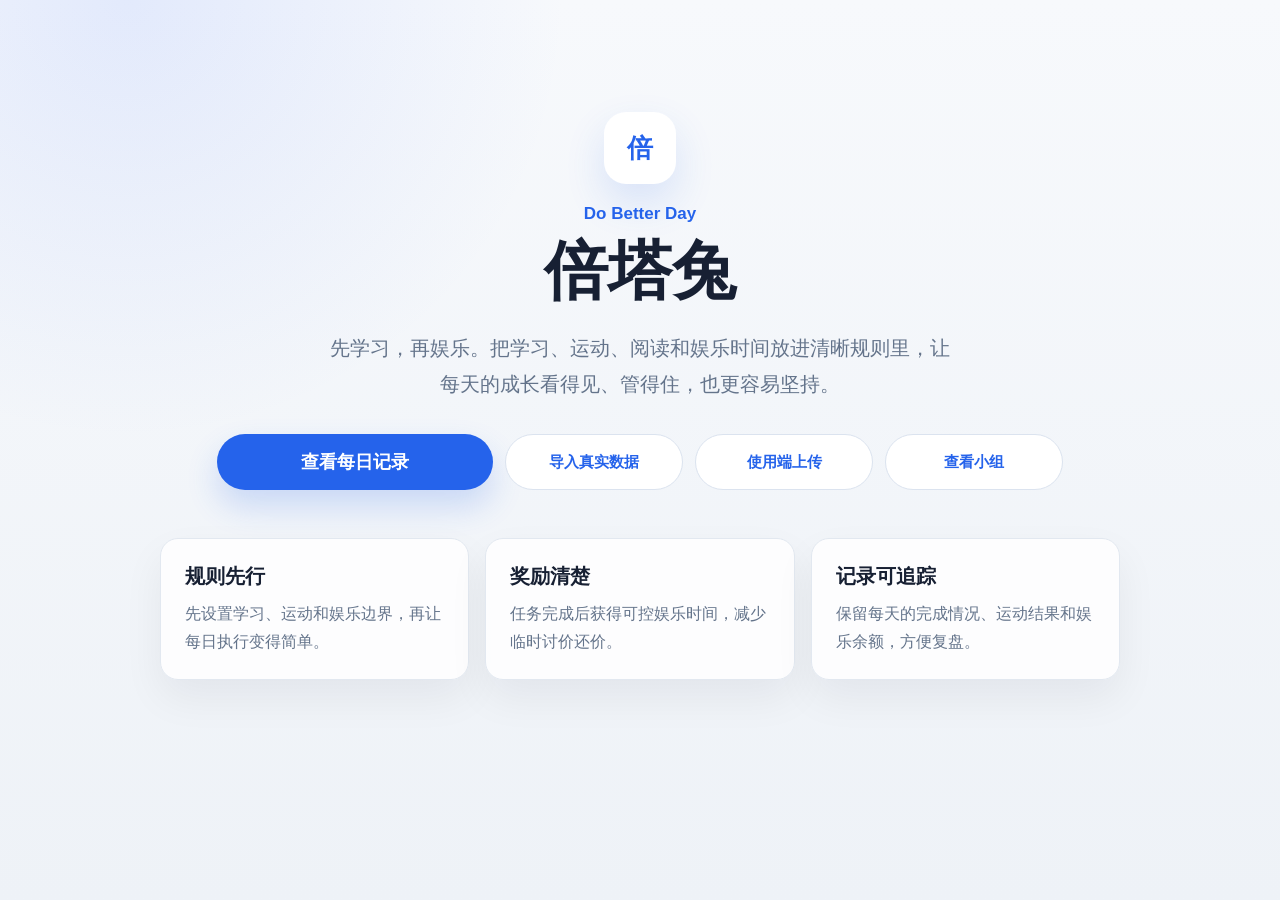
<file: index.html>
<!DOCTYPE html>
<html lang="zh-CN">
<head>
  <meta charset="UTF-8">
  <meta name="viewport" content="width=device-width, initial-scale=1.0">
  <meta name="theme-color" content="#2563eb">
  <title>倍塔兔</title>
  <link rel="manifest" href="manifest.json">
  <link rel="icon" href="icon.svg" type="image/svg+xml">
  <link rel="apple-touch-icon" href="icon.svg">
  <link rel="stylesheet" href="style.css">
</head>
<body>
  <main class="home-page">
    <section class="hero">
      <div class="brand-badge">倍</div>
      <p class="tagline">Do Better Day</p>
      <h1>倍塔兔</h1>
      <p class="hero-text">
        先学习，再娱乐。把学习、运动、阅读和娱乐时间放进清晰规则里，让每天的成长看得见、管得住，也更容易坚持。
      </p>
      <div class="home-actions">
        <a class="primary-button" href="daily.html">查看每日记录</a>
        <a class="secondary-button" href="import.html">导入真实数据</a>
        <a class="secondary-button" href="child.html">使用端上传</a>
        <a class="secondary-button" href="groups.html">查看小组</a>
      </div>
    </section>

    <section class="feature-grid" aria-label="倍塔兔功能">
      <article class="feature-card">
        <h2>规则先行</h2>
        <p>先设置学习、运动和娱乐边界，再让每日执行变得简单。</p>
      </article>
      <article class="feature-card">
        <h2>奖励清楚</h2>
        <p>任务完成后获得可控娱乐时间，减少临时讨价还价。</p>
      </article>
      <article class="feature-card">
        <h2>记录可追踪</h2>
        <p>保留每天的完成情况、运动结果和娱乐余额，方便复盘。</p>
      </article>
    </section>
  </main>
  <script src="pwa.js"></script>
</body>
</html>
</file>
<file: style.css>
body {
  margin: 0;
  font-family: Arial, "Microsoft YaHei", sans-serif;
  color: #172033;
  background:
    radial-gradient(circle at 10% 0%, rgba(79, 124, 255, 0.12), transparent 30%),
    linear-gradient(180deg, #f7f9fc 0%, #eef2f7 100%);
}

a {
  color: inherit;
  text-decoration: none;
}

.home-page {
  min-height: 100vh;
  padding: 48px 20px;
  box-sizing: border-box;
}

.hero {
  max-width: 760px;
  margin: 0 auto;
  padding: 64px 0 48px;
  text-align: center;
}

.brand-badge {
  display: inline-flex;
  align-items: center;
  justify-content: center;
  width: 72px;
  height: 72px;
  margin-bottom: 20px;
  border-radius: 22px;
  background: #ffffff;
  color: #2563eb;
  box-shadow: 0 18px 40px rgba(37, 99, 235, 0.14);
  font-size: 26px;
  font-weight: 900;
}

.brand-badge.small {
  width: 52px;
  height: 52px;
  margin-bottom: 10px;
  border-radius: 16px;
  font-size: 19px;
}

.tagline {
  margin: 0 0 12px;
  color: #2563eb;
  font-size: 17px;
  font-weight: 800;
}

.hero h1 {
  margin: 0;
  font-size: 64px;
  line-height: 1.1;
}

.hero-text {
  max-width: 620px;
  margin: 24px auto 32px;
  color: #64748b;
  font-size: 20px;
  line-height: 1.8;
}

.primary-button,
.back-link,
.save-button,
.ai-button,
.secondary-button {
  display: inline-flex;
  align-items: center;
  justify-content: center;
  border: 0;
  border-radius: 999px;
  color: #ffffff;
  font-weight: 800;
  cursor: pointer;
  transition: transform 0.2s ease, box-shadow 0.2s ease;
}

.primary-button {
  min-width: 220px;
  padding: 16px 28px;
  background: #2563eb;
  font-size: 18px;
  box-shadow: 0 16px 32px rgba(37, 99, 235, 0.2);
}

.home-actions {
  display: flex;
  justify-content: center;
  gap: 12px;
}

.secondary-button {
  min-width: 140px;
  padding: 11px 18px;
  border: 1px solid #dbe3ef;
  background: #ffffff;
  color: #2563eb;
  font-size: 15px;
}

.primary-button:hover,
.back-link:hover,
.child-button:hover,
.save-button:hover,
.ai-button:hover,
.secondary-button:hover {
  transform: translateY(-2px);
}

.feature-grid {
  display: grid;
  grid-template-columns: repeat(3, minmax(0, 1fr));
  gap: 16px;
  max-width: 960px;
  margin: 0 auto;
}

.feature-card {
  padding: 24px;
  border: 1px solid #e2e8f0;
  border-radius: 18px;
  background: rgba(255, 255, 255, 0.86);
  box-shadow: 0 18px 42px rgba(15, 23, 42, 0.06);
}

.feature-card h2 {
  margin: 0 0 10px;
  font-size: 20px;
}

.feature-card p {
  margin: 0;
  color: #64748b;
  line-height: 1.7;
}

.daily-page {
  max-width: 1120px;
  margin: 0 auto;
  padding: 24px 20px 56px;
  box-sizing: border-box;
}

.page-header {
  text-align: center;
  margin-bottom: 20px;
}

.back-link {
  min-width: 144px;
  margin-bottom: 18px;
  padding: 11px 18px;
  background: #172033;
  font-size: 15px;
  box-shadow: 0 12px 26px rgba(15, 23, 42, 0.16);
}

.page-header h1 {
  margin: 0;
  font-size: 46px;
  line-height: 1.15;
}

.page-subtitle {
  margin: 10px 0 0;
  color: #64748b;
  font-size: 18px;
}

.child-switcher,
.add-child-panel,
.save-panel {
  display: flex;
  align-items: center;
  justify-content: center;
  gap: 12px;
  margin-bottom: 14px;
}

.auth-panel {
  display: grid;
  grid-template-columns: 1fr 1.2fr;
  align-items: center;
  gap: 18px;
  margin-bottom: 16px;
  padding: 24px;
  border: 1px solid #dbeafe;
  border-radius: 24px;
  background: rgba(255, 255, 255, 0.94);
  box-shadow: 0 18px 42px rgba(15, 23, 42, 0.07);
}

.auth-copy h2 {
  margin: 0 0 8px;
  font-size: 25px;
}

.auth-copy p {
  margin: 0;
  color: #64748b;
  line-height: 1.7;
}

.auth-form {
  display: grid;
  grid-template-columns: 1fr 1fr auto auto;
  gap: 10px;
}

.auth-input {
  width: 100%;
  box-sizing: border-box;
  padding: 12px 14px;
  border: 1px solid #dbe3ef;
  border-radius: 999px;
  background: #f8fafc;
  color: #172033;
  font: inherit;
  font-weight: 700;
}

.auth-input:focus {
  outline: 2px solid rgba(37, 99, 235, 0.18);
  border-color: #2563eb;
}

.auth-user {
  display: none;
  grid-template-columns: 1fr auto;
  align-items: center;
  gap: 8px 12px;
  justify-self: end;
  padding: 14px 16px;
  border-radius: 18px;
  background: #f8fafc;
}

.auth-user span {
  color: #64748b;
  font-size: 13px;
  font-weight: 900;
}

.auth-user strong {
  color: #172033;
  font-size: 16px;
}

.auth-user button {
  grid-row: span 2;
}

.app-content.locked {
  display: none;
}

.child-button {
  min-width: 116px;
  padding: 11px 18px;
  border: 1px solid #dbe3ef;
  border-radius: 999px;
  background: #ffffff;
  color: #2563eb;
  font-size: 16px;
  font-weight: 800;
  cursor: pointer;
  transition: transform 0.2s ease, background 0.2s ease, color 0.2s ease;
}

.child-button.active {
  background: #2563eb;
  color: #ffffff;
  box-shadow: 0 12px 24px rgba(37, 99, 235, 0.18);
}

.add-child-panel {
  margin-bottom: 14px;
}

.child-name-input {
  width: min(260px, 100%);
  box-sizing: border-box;
  padding: 12px 16px;
  border: 1px solid #dbe3ef;
  border-radius: 999px;
  background: #ffffff;
  color: #172033;
  font: inherit;
  font-weight: 700;
}

.child-name-input:focus {
  outline: 2px solid rgba(37, 99, 235, 0.18);
  border-color: #2563eb;
}

.save-button {
  min-width: 128px;
  padding: 11px 18px;
  background: #10b981;
  font-size: 15px;
  box-shadow: 0 12px 24px rgba(16, 185, 129, 0.18);
}

.save-panel p {
  margin: 0;
  color: #64748b;
  font-size: 14px;
  font-weight: 700;
}

.remote-sync-panel {
  display: grid;
  grid-template-columns: 1.2fr auto auto;
  align-items: center;
  gap: 16px;
  margin-bottom: 16px;
  padding: 18px;
  border: 1px solid #dbeafe;
  border-radius: 24px;
  background: linear-gradient(135deg, rgba(239, 246, 255, 0.96), rgba(240, 253, 244, 0.94));
  box-shadow: 0 18px 38px rgba(37, 99, 235, 0.08);
}

.remote-sync-panel h2,
.remote-sync-panel p {
  margin: 0;
}

.remote-sync-panel p {
  margin-top: 6px;
  color: #64748b;
  font-size: 14px;
  line-height: 1.5;
}

.remote-sync-actions {
  display: flex;
  flex-wrap: wrap;
  gap: 10px;
  justify-content: flex-end;
}

.pairing-code-box {
  min-width: 150px;
  padding: 14px 16px;
  border: 1px solid #bfdbfe;
  border-radius: 18px;
  background: #ffffff;
  text-align: center;
}

.pairing-code-box span,
.pairing-code-box em {
  display: block;
  color: #64748b;
  font-size: 12px;
  font-style: normal;
}

.pairing-code-box strong {
  display: block;
  margin: 4px 0;
  color: #1d4ed8;
  font-size: 28px;
  letter-spacing: 0.16em;
}

.remote-settings-panel {
  display: grid;
  gap: 14px;
  margin-bottom: 16px;
  padding: 18px;
  border: 1px solid #dcfce7;
  border-radius: 24px;
  background: rgba(255, 255, 255, 0.94);
  box-shadow: 0 18px 38px rgba(22, 163, 74, 0.08);
}

.remote-settings-panel h2,
.remote-settings-panel p {
  margin: 0;
}

.remote-settings-panel p {
  color: #64748b;
  font-size: 14px;
  line-height: 1.5;
}

.remote-settings-grid {
  display: grid;
  grid-template-columns: repeat(4, minmax(0, 1fr));
  gap: 10px;
}

.remote-settings-grid label {
  display: grid;
  gap: 6px;
  color: #475569;
  font-size: 13px;
  font-weight: 900;
}

.word-settings-grid {
  grid-template-columns: repeat(2, minmax(0, 1fr));
}

.remote-word-textarea {
  width: 100%;
  min-height: 86px;
  resize: vertical;
}

.remote-ai-note {
  padding: 10px 12px;
  border-radius: 14px;
  background: #f8fafc;
}

.groups-page {
  width: min(1180px, 100%);
  margin: 0 auto;
  padding: 28px 20px 56px;
}

.groups-content.locked {
  display: none;
}

.groups-grid {
  display: grid;
  grid-template-columns: repeat(2, minmax(0, 1fr));
  gap: 16px;
  margin-bottom: 16px;
}

.group-card {
  display: grid;
  gap: 14px;
  margin-bottom: 16px;
  padding: 18px;
  border: 1px solid #dcfce7;
  border-radius: 24px;
  background: rgba(255, 255, 255, 0.94);
  box-shadow: 0 18px 38px rgba(22, 163, 74, 0.08);
}

.group-card h2,
.group-card p {
  margin: 0;
}

.group-card p {
  color: #64748b;
  font-size: 14px;
  line-height: 1.5;
}

.group-section-header {
  display: flex;
  align-items: start;
  justify-content: space-between;
  gap: 14px;
}

.compact-select {
  max-width: 320px;
}

.check-row {
  display: inline-flex;
  align-items: center;
  gap: 8px;
  color: #334155;
  font-weight: 900;
}

.group-list,
.leaderboard-list {
  display: grid;
  gap: 12px;
}

.group-list-item {
  display: grid;
  grid-template-columns: 1fr auto;
  gap: 14px;
  align-items: center;
  padding: 14px;
  border: 1px solid #e2e8f0;
  border-radius: 18px;
  background: #f8fafc;
  cursor: pointer;
}

.group-list-item.active {
  border-color: #22c55e;
  background: #ecfdf5;
}

.leaderboard-item {
  display: grid;
  grid-template-columns: auto 1fr auto;
  gap: 14px;
  align-items: center;
  padding: 14px;
  border: 1px solid #e2e8f0;
  border-radius: 18px;
  background: #f8fafc;
}

.group-list-item strong,
.leaderboard-item strong {
  display: block;
  color: #172033;
  font-size: 18px;
}

.rank-badge {
  display: grid;
  place-items: center;
  width: 42px;
  height: 42px;
  border-radius: 14px;
  background: #22c55e;
  color: #ffffff;
  font-weight: 1000;
}

.group-code,
.leaderboard-score {
  display: grid;
  gap: 5px;
  justify-items: end;
  color: #64748b;
  font-size: 12px;
  font-weight: 800;
}

.leaderboard-score b {
  color: #16a34a;
  font-size: 28px;
}

.group-code b {
  color: #1d4ed8;
  font-size: 20px;
  letter-spacing: 0.12em;
}

.group-type {
  display: inline-flex;
  width: fit-content;
  margin-bottom: 6px;
  padding: 5px 9px;
  border-radius: 999px;
  background: #dbeafe;
  color: #1d4ed8;
  font-size: 12px;
  font-weight: 900;
}

.empty-list {
  padding: 14px;
  border-radius: 16px;
  background: #f8fafc;
}

#remote-settings-status {
  margin: 0;
  color: #64748b;
  font-size: 14px;
  font-weight: 800;
}

.reminder-panel {
  display: grid;
  grid-template-columns: 1fr auto auto;
  align-items: center;
  gap: 12px;
  margin-bottom: 16px;
  padding: 18px 20px;
  border: 1px solid #dbeafe;
  border-radius: 22px;
  background: rgba(255, 255, 255, 0.92);
  box-shadow: 0 14px 32px rgba(15, 23, 42, 0.06);
}

.reminder-panel strong {
  display: block;
  color: #172033;
  font-size: 18px;
}

.reminder-input {
  padding: 11px 14px;
  border: 1px solid #dbe3ef;
  border-radius: 999px;
  background: #f8fafc;
  color: #172033;
  font: inherit;
  font-weight: 900;
}

.reminder-input:focus {
  outline: 2px solid rgba(37, 99, 235, 0.18);
  border-color: #2563eb;
}

.daily-conclusion-card {
  display: grid;
  grid-template-columns: 64px 1fr 220px;
  align-items: center;
  gap: 20px;
  margin-bottom: 16px;
  padding: 24px;
  border: 1px solid #dbeafe;
  border-radius: 24px;
  background: linear-gradient(135deg, #ffffff 0%, #eef7ff 100%);
  box-shadow: 0 20px 46px rgba(15, 23, 42, 0.08);
}

.conclusion-icon {
  display: flex;
  align-items: center;
  justify-content: center;
  width: 56px;
  height: 56px;
  border-radius: 18px;
  background: #2563eb;
  color: #ffffff;
  font-size: 28px;
  font-weight: 900;
}

.daily-conclusion-card.good .conclusion-icon {
  background: #16a34a;
}

.daily-conclusion-card.notice .conclusion-icon {
  background: #f59e0b;
}

.daily-conclusion-card.warning .conclusion-icon {
  background: #ef4444;
}

.conclusion-copy h2 {
  margin: 0 0 8px;
  font-size: 28px;
}

.conclusion-copy p {
  margin: 0;
  color: #64748b;
  line-height: 1.7;
}

.conclusion-action {
  padding: 16px 18px;
  border-radius: 18px;
  background: rgba(255, 255, 255, 0.76);
}

.conclusion-action span {
  display: block;
  margin-bottom: 6px;
  color: #64748b;
  font-size: 13px;
  font-weight: 900;
}

.conclusion-action strong {
  color: #172033;
  font-size: 19px;
  line-height: 1.4;
}

.import-panel {
  display: grid;
  grid-template-columns: 1.15fr 0.85fr;
  gap: 16px;
}

.import-card {
  padding: 28px;
  border: 1px solid #e2e8f0;
  border-radius: 22px;
  background: rgba(255, 255, 255, 0.92);
  box-shadow: 0 18px 42px rgba(15, 23, 42, 0.07);
}

.import-card h2 {
  margin: 0 0 10px;
  font-size: 28px;
}

.import-card p {
  margin: 0 0 18px;
  color: #64748b;
  line-height: 1.7;
}

.field-label {
  display: block;
  margin: 18px 0 8px;
  color: #172033;
  font-size: 15px;
  font-weight: 800;
}

.text-input,
.csv-input {
  width: 100%;
  box-sizing: border-box;
  border: 1px solid #dbe3ef;
  border-radius: 16px;
  background: #f8fafc;
  color: #172033;
  font: inherit;
}

.text-input {
  padding: 13px 14px;
}

.file-input {
  width: 100%;
  color: #475569;
  font: inherit;
}

.csv-input {
  min-height: 210px;
  padding: 16px;
  line-height: 1.7;
  resize: vertical;
}

.import-actions {
  display: flex;
  flex-wrap: wrap;
  gap: 12px;
  margin-top: 18px;
}

.preview-list {
  display: grid;
  gap: 12px;
  margin-top: 18px;
}

.preview-list div {
  padding: 14px 16px;
  border-radius: 16px;
  background: #f8fafc;
}

.preview-list span {
  display: block;
  margin-bottom: 6px;
  color: #64748b;
  font-size: 13px;
  font-weight: 800;
}

.preview-list strong {
  color: #172033;
  line-height: 1.6;
}

.overview-panel {
  display: grid;
  grid-template-columns: 1.2fr 1fr;
  gap: 16px;
  margin-bottom: 16px;
}

.score-card,
.trend-card,
.report-summary div,
.report-card,
.ai-comment-box {
  border: 1px solid #e2e8f0;
  border-radius: 22px;
  background: rgba(255, 255, 255, 0.92);
  box-shadow: 0 18px 42px rgba(15, 23, 42, 0.07);
}

.score-card {
  display: flex;
  align-items: center;
  gap: 26px;
  padding: 24px;
}

.score-ring {
  display: flex;
  align-items: center;
  justify-content: center;
  flex-direction: column;
  width: 142px;
  height: 142px;
  border-radius: 50%;
  background:
    radial-gradient(circle at center, #ffffff 58%, transparent 60%),
    conic-gradient(#22c55e 0 var(--score-percent, 0%), #e2e8f0 var(--score-percent, 0%) 100%);
}

.score-ring strong {
  font-size: 32px;
  line-height: 1;
}

.score-ring span {
  margin-top: 8px;
  color: #64748b;
  font-size: 13px;
  font-weight: 800;
}

.score-copy h2,
.trend-card h2 {
  margin: 0 0 10px;
  font-size: 30px;
}

.score-copy p {
  max-width: 420px;
  margin: 0;
  color: #64748b;
  line-height: 1.7;
}

.trend-card {
  padding: 24px;
}

.trend-list {
  display: grid;
  gap: 12px;
  margin-top: 18px;
}

.trend-list div {
  display: flex;
  align-items: center;
  justify-content: space-between;
  padding: 14px 16px;
  border-radius: 16px;
  background: #f8fafc;
}

.trend-list span {
  color: #475569;
  font-weight: 800;
}

.trend-list strong {
  font-size: 22px;
}

.trend-up {
  color: #16a34a;
}

.trend-down {
  color: #2563eb;
}

.weekly-panel {
  display: grid;
  grid-template-columns: 1.4fr 0.8fr;
  gap: 16px;
  margin-bottom: 16px;
}

.weekly-chart-card,
.weekly-summary-card {
  padding: 28px;
  border: 1px solid #e2e8f0;
  border-radius: 22px;
  background: rgba(255, 255, 255, 0.92);
  box-shadow: 0 18px 42px rgba(15, 23, 42, 0.07);
}

.weekly-chart-card h2,
.weekly-summary-card h2 {
  margin: 0 0 16px;
  font-size: 26px;
}

.weekly-chart {
  display: grid;
  grid-template-columns: repeat(7, minmax(0, 1fr));
  align-items: end;
  gap: 12px;
  min-height: 220px;
}

.weekly-bar {
  display: grid;
  grid-template-rows: auto 1fr auto;
  gap: 8px;
  height: 210px;
  text-align: center;
}

.weekly-bar strong {
  color: #172033;
  font-size: 15px;
}

.bar-track {
  position: relative;
  display: flex;
  align-items: end;
  justify-content: center;
  border-radius: 999px;
  background: #eef2f7;
  overflow: hidden;
}

.bar-fill {
  display: block;
  width: 100%;
  border-radius: 999px;
  background: linear-gradient(180deg, #22c55e 0%, #2563eb 100%);
}

.weekly-bar em {
  color: #64748b;
  font-size: 13px;
  font-style: normal;
  font-weight: 800;
}

.weekly-summary-card p {
  margin: 0;
  color: #64748b;
  line-height: 1.8;
}

.weekly-stats-card {
  margin-bottom: 16px;
  padding: 28px;
  border: 1px solid #e2e8f0;
  border-radius: 22px;
  background: rgba(255, 255, 255, 0.92);
  box-shadow: 0 18px 42px rgba(15, 23, 42, 0.07);
}

.weekly-stats-card h2 {
  margin: 0 0 18px;
  font-size: 26px;
}

.weekly-stats-grid {
  display: grid;
  grid-template-columns: repeat(3, minmax(0, 1fr));
  gap: 12px;
}

.weekly-stat-item {
  padding: 18px;
  border-radius: 18px;
  background: linear-gradient(135deg, #f8fafc 0%, #eef4ff 100%);
}

.weekly-stat-item span {
  display: block;
  margin-bottom: 8px;
  color: #64748b;
  font-size: 13px;
  font-weight: 900;
}

.weekly-stat-item strong {
  color: #172033;
  font-size: 22px;
}

.usage-breakdown-card {
  display: grid;
  grid-template-columns: 0.8fr 1.2fr;
  gap: 26px;
  align-items: center;
  margin-bottom: 16px;
  padding: 28px;
  border: 1px solid #e2e8f0;
  border-radius: 22px;
  background: rgba(255, 255, 255, 0.92);
  box-shadow: 0 18px 42px rgba(15, 23, 42, 0.07);
}

.usage-chart {
  display: flex;
  justify-content: center;
}

.usage-donut {
  display: flex;
  align-items: center;
  justify-content: center;
  flex-direction: column;
  width: 180px;
  height: 180px;
  border-radius: 50%;
  background:
    radial-gradient(circle at center, #ffffff 57%, transparent 59%),
    conic-gradient(
      #2563eb 0 var(--learning-percent, 0%),
      #f97316 var(--learning-percent, 0%) var(--entertainment-percent, 0%),
      #22c55e var(--entertainment-percent, 0%) 100%
    );
}

.usage-donut strong {
  font-size: 26px;
}

.usage-donut span {
  margin-top: 8px;
  color: #64748b;
  font-size: 13px;
  font-weight: 800;
}

.usage-copy h2 {
  margin: 0 0 18px;
  font-size: 28px;
}

.usage-list {
  display: grid;
  gap: 16px;
}

.usage-list div {
  display: grid;
  grid-template-columns: 70px 56px 1fr;
  align-items: center;
  gap: 12px;
}

.usage-list span,
.usage-list strong {
  font-weight: 900;
}

.usage-list strong {
  text-align: right;
}

.usage-list em {
  display: block;
  height: 12px;
  border-radius: 999px;
  background: #eef2f7;
  overflow: hidden;
}

.usage-list i {
  display: block;
  height: 100%;
  border-radius: 999px;
}

#learning-bar {
  background: #2563eb;
}

#entertainment-bar {
  background: #f97316;
}

#reading-bar {
  background: #22c55e;
}

.risk-card {
  margin-bottom: 16px;
  padding: 28px;
  border: 1px solid #e2e8f0;
  border-radius: 22px;
  background: rgba(255, 255, 255, 0.92);
  box-shadow: 0 18px 42px rgba(15, 23, 42, 0.07);
}

.risk-card h2 {
  margin: 0 0 16px;
  font-size: 26px;
}

.risk-list {
  display: grid;
  grid-template-columns: repeat(2, minmax(0, 1fr));
  gap: 12px;
}

.risk-item {
  padding: 16px;
  border-radius: 18px;
  border: 1px solid #e2e8f0;
  background: #f8fafc;
}

.risk-item strong {
  display: block;
  margin-bottom: 8px;
  color: #172033;
  font-size: 17px;
}

.risk-item p {
  margin: 0;
  color: #64748b;
  line-height: 1.7;
}

.risk-item.good {
  border-color: #bbf7d0;
  background: #f0fdf4;
}

.risk-item.medium {
  border-color: #fed7aa;
  background: #fff7ed;
}

.risk-item.high {
  border-color: #fecaca;
  background: #fff1f2;
}

.report-summary {
  display: grid;
  grid-template-columns: repeat(3, minmax(0, 1fr));
  gap: 16px;
  margin-bottom: 16px;
}

.report-summary div {
  padding: 18px 20px;
}

.label {
  display: block;
  margin-bottom: 8px;
  color: #2563eb;
  font-size: 14px;
  font-weight: 900;
  letter-spacing: 0.04em;
}

.report-summary strong {
  font-size: 24px;
}

.report-grid {
  display: grid;
  grid-template-columns: repeat(2, minmax(0, 1fr));
  gap: 16px;
  margin-bottom: 16px;
}

.report-card,
.ai-comment-box {
  padding: 24px;
}

.report-card h2,
.ai-comment-box h2 {
  margin: 0 0 10px;
  font-size: 26px;
}

.report-card p,
.ai-comment-box p {
  margin: 0;
  color: #64748b;
  line-height: 1.8;
}

.app-list {
  display: grid;
  gap: 10px;
  margin: 14px 0 0;
  padding: 0;
  list-style: none;
}

.app-list li {
  padding: 11px 14px;
  border-radius: 999px;
  background: #f1f5f9;
  color: #172033;
  font-size: 16px;
  font-weight: 800;
}

.app-detail-card {
  margin-bottom: 16px;
  padding: 26px;
  border: 1px solid #e2e8f0;
  border-radius: 22px;
  background: rgba(255, 255, 255, 0.92);
  box-shadow: 0 18px 42px rgba(15, 23, 42, 0.07);
}

.app-detail-card h2 {
  margin: 0 0 18px;
  font-size: 26px;
}

.app-detail-list {
  display: grid;
  gap: 12px;
}

.app-detail-item {
  display: flex;
  align-items: center;
  justify-content: space-between;
  gap: 16px;
  padding: 16px 18px;
  border: 1px solid #e2e8f0;
  border-radius: 18px;
  background: linear-gradient(135deg, #ffffff 0%, #f8fafc 100%);
}

.app-detail-item strong {
  display: block;
  margin-bottom: 5px;
  color: #172033;
  font-size: 18px;
}

.app-detail-item .app-category,
.app-detail-item .app-time {
  display: inline-flex;
  margin-right: 8px;
  padding: 4px 10px;
  border-radius: 999px;
  background: #eef4ff;
  color: #2563eb;
  font-size: 13px;
  font-weight: 900;
}

.app-detail-item .app-time {
  background: #f1f5f9;
  color: #475569;
}

.app-detail-item em {
  flex: 0 0 auto;
  color: #172033;
  font-size: 20px;
  font-style: normal;
  font-weight: 900;
}

.app-pie-card {
  display: grid;
  grid-template-columns: 260px 1fr;
  align-items: center;
  gap: 28px;
  margin-bottom: 16px;
  padding: 28px;
  border: 1px solid #dbeafe;
  border-radius: 22px;
  background: rgba(255, 255, 255, 0.94);
  box-shadow: 0 18px 42px rgba(15, 23, 42, 0.07);
}

.app-pie-chart {
  display: flex;
  align-items: center;
  justify-content: center;
  flex-direction: column;
  width: 220px;
  height: 220px;
  justify-self: center;
  border-radius: 50%;
  background:
    radial-gradient(circle at center, #ffffff 56%, transparent 58%),
    conic-gradient(#2563eb 0 58%, #22c55e 58% 87%, #f97316 87% 100%);
}

.app-pie-chart strong {
  color: #172033;
  font-size: 25px;
  line-height: 1;
}

.app-pie-chart span {
  margin-top: 8px;
  color: #64748b;
  font-size: 13px;
  font-weight: 900;
}

.app-pie-copy h2 {
  margin: 0 0 18px;
  font-size: 26px;
}

.app-pie-legend {
  display: grid;
  gap: 12px;
}

.app-pie-legend-item {
  display: grid;
  grid-template-columns: 14px 1fr auto;
  align-items: center;
  gap: 12px;
  padding: 13px 14px;
  border-radius: 16px;
  background: #f8fafc;
}

.app-pie-legend-item span {
  width: 14px;
  height: 14px;
  border-radius: 50%;
}

.app-pie-legend-item strong {
  color: #172033;
  font-size: 16px;
}

.app-pie-legend-item em {
  color: #475569;
  font-style: normal;
  font-weight: 900;
}

.app-timeline-card {
  margin-bottom: 16px;
  padding: 26px;
  border: 1px solid #dbeafe;
  border-radius: 22px;
  background: linear-gradient(135deg, #ffffff 0%, #f6f9ff 100%);
  box-shadow: 0 18px 42px rgba(15, 23, 42, 0.07);
}

.app-timeline-card h2 {
  margin: 0 0 18px;
  font-size: 26px;
}

.timeline-axis {
  display: grid;
  grid-template-columns: repeat(4, 1fr);
  margin: 0 92px 10px 180px;
  color: #94a3b8;
  font-size: 12px;
  font-weight: 900;
}

.timeline-axis span:last-child {
  text-align: right;
}

.app-timeline-list {
  display: grid;
  gap: 14px;
}

.timeline-item {
  display: grid;
  grid-template-columns: 160px 1fr 72px;
  align-items: center;
  gap: 18px;
}

.timeline-name strong {
  display: block;
  color: #172033;
  font-size: 16px;
}

.timeline-name span {
  display: block;
  margin-top: 4px;
  color: #64748b;
  font-size: 13px;
  font-weight: 800;
}

.timeline-track {
  position: relative;
  height: 18px;
  border-radius: 999px;
  background:
    linear-gradient(90deg, transparent 0 24%, rgba(148, 163, 184, 0.25) 24% 25%, transparent 25% 49%, rgba(148, 163, 184, 0.25) 49% 50%, transparent 50% 74%, rgba(148, 163, 184, 0.25) 74% 75%, transparent 75% 100%),
    #eef2f7;
  overflow: hidden;
}

.timeline-track i {
  position: absolute;
  top: 0;
  bottom: 0;
  display: block;
  border-radius: 999px;
  background: linear-gradient(90deg, #22c55e 0%, #2563eb 100%);
  box-shadow: 0 8px 18px rgba(37, 99, 235, 0.22);
}

.timeline-item em {
  color: #172033;
  font-style: normal;
  font-weight: 900;
  text-align: right;
}

.ai-comment-box {
  border-color: #c7d2fe;
  background: linear-gradient(135deg, #ffffff 0%, #eef4ff 100%);
}

.ai-button {
  margin-top: 20px;
  padding: 12px 20px;
  background: #7c3aed;
  font-size: 16px;
  box-shadow: 0 12px 24px rgba(124, 58, 237, 0.18);
}

.ai-status {
  margin-top: 12px;
  color: #64748b;
  font-size: 14px;
  font-weight: 700;
}

.child-app-page {
  max-width: 720px;
  margin: 0 auto;
  padding: 24px 18px 116px;
  box-sizing: border-box;
}

.child-hero {
  margin-bottom: 18px;
  text-align: center;
}

.child-hero h1 {
  margin: 0;
  font-size: 38px;
  line-height: 1.16;
}

.child-hero p {
  margin: 12px auto 0;
  max-width: 560px;
  color: #64748b;
  font-size: 17px;
  line-height: 1.7;
}

.child-auth-card,
.child-upload-card,
.child-preview-card {
  margin-bottom: 16px;
  padding: 24px;
  border: 1px solid #dbeafe;
  border-radius: 24px;
  background: rgba(255, 255, 255, 0.94);
  box-shadow: 0 18px 42px rgba(15, 23, 42, 0.07);
}

.child-auth-card h2,
.child-upload-card h2,
.child-preview-card h2 {
  margin: 6px 0 10px;
  font-size: 25px;
}

.child-auth-card p,
.child-preview-card p {
  margin: 0;
  color: #64748b;
  line-height: 1.7;
}

.child-auth-form {
  display: grid;
  grid-template-columns: 1fr 1fr auto;
  gap: 10px;
  margin-top: 16px;
}

.child-auth-user {
  display: none;
  grid-template-columns: 1fr auto;
  align-items: center;
  gap: 8px 12px;
  margin-top: 16px;
  padding: 14px 16px;
  border-radius: 18px;
  background: #f8fafc;
}

.child-auth-user span {
  color: #64748b;
  font-size: 13px;
  font-weight: 900;
}

.child-auth-user button {
  grid-row: span 2;
}

.child-upload-card.locked {
  opacity: 0.52;
  pointer-events: none;
}

.child-section-heading {
  margin-bottom: 16px;
}

.mobile-app-list {
  display: grid;
  gap: 12px;
  margin-top: 12px;
}

.child-helper-text {
  margin: 8px 0 16px;
  color: #64748b;
  font-size: 13px;
  font-weight: 800;
}

.mobile-app-row {
  display: grid;
  grid-template-columns: 1.4fr 0.7fr 0.9fr;
  gap: 10px;
  padding: 12px;
  border: 1px solid #e2e8f0;
  border-radius: 20px;
  background: #f8fafc;
}

.child-actions {
  display: flex;
  gap: 12px;
  margin-top: 18px;
}

.child-success-card {
  display: none;
  margin-bottom: 16px;
  padding: 24px;
  border: 1px solid #bbf7d0;
  border-radius: 24px;
  background: linear-gradient(135deg, #ffffff 0%, #ecfdf5 100%);
  box-shadow: 0 18px 42px rgba(34, 197, 94, 0.12);
}

.child-success-card.visible {
  display: block;
}

.child-success-card h2 {
  margin: 6px 0 16px;
  font-size: 27px;
}

.child-success-grid {
  display: grid;
  grid-template-columns: repeat(3, 1fr);
  gap: 12px;
  margin-bottom: 18px;
}

.child-success-grid div {
  padding: 14px;
  border-radius: 18px;
  background: rgba(255, 255, 255, 0.78);
}

.child-success-grid span {
  display: block;
  margin-bottom: 6px;
  color: #64748b;
  font-size: 13px;
  font-weight: 900;
}

.child-success-grid strong {
  color: #172033;
  font-size: 20px;
}

.mobile-tab-bar {
  position: fixed;
  right: 16px;
  bottom: 16px;
  left: 16px;
  z-index: 20;
  display: none;
  grid-template-columns: repeat(3, 1fr);
  gap: 8px;
  max-width: 680px;
  margin: 0 auto;
  padding: 10px;
  border: 1px solid rgba(219, 234, 254, 0.92);
  border-radius: 24px;
  background: rgba(255, 255, 255, 0.94);
  box-shadow: 0 18px 42px rgba(15, 23, 42, 0.16);
  backdrop-filter: blur(16px);
}

.mobile-tab-bar a {
  display: grid;
  gap: 3px;
  justify-items: center;
  padding: 10px 8px;
  border-radius: 18px;
  color: #64748b;
  font-weight: 900;
}

.mobile-tab-bar a.active {
  background: #2563eb;
  color: #ffffff;
}

.mobile-tab-bar strong {
  font-size: 15px;
}

.mobile-tab-bar span {
  font-size: 11px;
}

@media (max-width: 720px) {
  .home-page {
    padding: 28px 16px;
  }

  .hero {
    padding: 48px 0 32px;
    text-align: left;
  }

  .hero h1 {
    font-size: 42px;
  }

  .hero-text {
    font-size: 17px;
  }

  .feature-grid,
  .overview-panel,
  .auth-panel,
  .remote-sync-panel,
  .remote-settings-grid,
  .groups-grid,
  .group-list-item,
  .leaderboard-item,
  .reminder-panel,
  .daily-conclusion-card,
  .import-panel,
  .weekly-panel,
  .usage-breakdown-card,
  .app-pie-card,
  .risk-list,
  .report-summary,
  .report-grid,
  .weekly-stats-grid {
    grid-template-columns: 1fr;
  }

  .daily-page {
    padding: 28px 16px 40px;
  }

  .page-header h1 {
    font-size: 36px;
  }

  .child-switcher,
  .add-child-panel,
  .home-actions,
  .remote-sync-actions,
  .save-panel {
    align-items: stretch;
    flex-direction: column;
    text-align: center;
  }

  .score-card {
    align-items: flex-start;
    flex-direction: column;
  }

  .auth-form,
  .auth-user {
    grid-template-columns: 1fr;
    justify-self: stretch;
  }

  .group-section-header {
    display: grid;
  }

  .compact-select {
    max-width: none;
  }

  .group-code,
  .leaderboard-score {
    justify-items: start;
  }

  .daily-conclusion-card {
    gap: 14px;
  }

  .usage-list div {
    grid-template-columns: 64px 52px 1fr;
  }

  .app-detail-item {
    align-items: flex-start;
    flex-direction: column;
  }

  .app-pie-chart {
    width: 190px;
    height: 190px;
  }

  .app-pie-legend-item {
    grid-template-columns: 14px 1fr;
  }

  .app-pie-legend-item em {
    grid-column: 2;
  }

  .timeline-axis {
    margin: 0 0 10px;
  }

  .timeline-item {
    grid-template-columns: 1fr;
    gap: 8px;
  }

  .timeline-item em {
    text-align: left;
  }

  .child-app-page {
    padding: 22px 14px 112px;
  }

  .child-hero {
    text-align: left;
  }

  .child-hero h1 {
    font-size: 34px;
  }

  .child-auth-card,
  .child-upload-card,
  .child-preview-card {
    padding: 20px;
    border-radius: 22px;
  }

  .child-auth-form,
  .child-auth-user,
  .mobile-app-row {
    grid-template-columns: 1fr;
  }

  .child-actions {
    flex-direction: column;
  }

  .child-success-grid {
    grid-template-columns: 1fr;
  }

  .child-actions .primary-button,
  .child-actions .secondary-button {
    width: 100%;
  }

  .mobile-tab-bar {
    display: grid;
  }

}

@media print {
  body {
    background: #ffffff;
  }

  .daily-page {
    max-width: none;
    padding: 0;
  }

  .save-panel,
  .child-switcher,
  .back-link,
  .ai-button,
  .ai-status {
    display: none;
  }

  .page-header {
    margin-bottom: 18px;
  }

  .page-header h1 {
    font-size: 34px;
  }

  .daily-conclusion-card,
  .score-card,
  .trend-card,
  .weekly-chart-card,
  .weekly-summary-card,
  .usage-breakdown-card,
  .risk-card,
  .report-summary div,
  .report-card,
  .app-detail-card,
  .app-pie-card,
  .app-timeline-card,
  .ai-comment-box {
    box-shadow: none;
    break-inside: avoid;
  }
}
</file>
